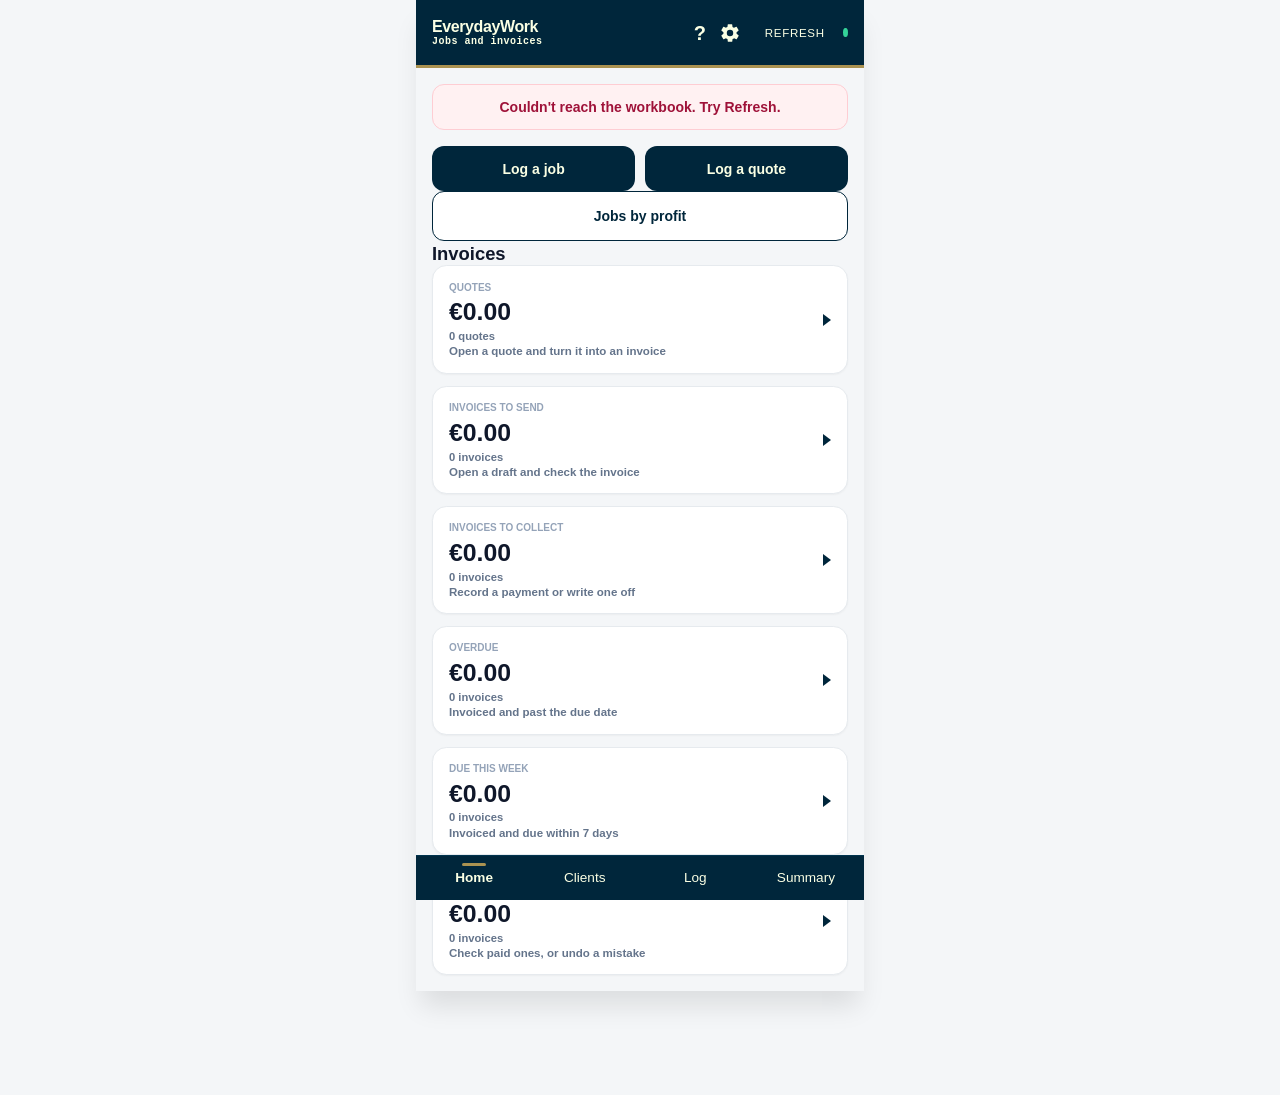
<file: index.html>
<!DOCTYPE html>
<html lang="en">
<head>
  <meta charset="UTF-8">
  <title>EverydayWork</title>
  <meta name="viewport" content="width=device-width, initial-scale=1, maximum-scale=1, user-scalable=no, viewport-fit=cover">
  
  <!-- Link to your clean, external styles and logic engines -->
  <link rel="stylesheet" href="style.css?v=32">
  <script src="config.js?v=1"></script>
  <script defer src="app.js?v=46"></script>
</head>
<body>

  <div x-data="appState" class="shell" x-cloak>
    <header>
      <div>
        <h1>EverydayWork</h1>
        <p>Jobs and invoices</p>
      </div>
      <div class="status-box">
        <a class="icon-btn help-mark" href="help.html" aria-label="Help"><span aria-hidden="true">?</span></a>
        <button type="button" class="icon-btn" :class="tabSettingsClass ? 'cog-on' : ''" data-action="setSettingsTab" aria-label="Settings">
          <svg viewBox="0 0 24 24" width="22" height="22" aria-hidden="true"><path fill="currentColor" d="M19.14 12.94c.04-.31.06-.63.06-.94s-.02-.63-.06-.94l2.03-1.58a.5.5 0 0 0 .12-.64l-1.92-3.32a.5.5 0 0 0-.6-.22l-2.39.96a7.2 7.2 0 0 0-1.63-.94l-.36-2.54a.5.5 0 0 0-.5-.42h-3.84a.5.5 0 0 0-.5.42l-.36 2.54c-.59.22-1.14.54-1.63.94l-2.39-.96a.5.5 0 0 0-.6.22L2.71 8.84a.5.5 0 0 0 .12.64l2.03 1.58c-.04.31-.06.63-.06.94s.02.63.06.94l-2.03 1.58a.5.5 0 0 0-.12.64l1.92 3.32c.13.22.39.31.6.22l2.39-.96c.49.4 1.04.72 1.63.94l.36 2.54c.05.24.26.42.5.42h3.84c.24 0 .45-.18.5-.42l.36-2.54c.59-.22 1.14-.54 1.63-.94l2.39.96c.22.09.47 0 .6-.22l1.92-3.32a.5.5 0 0 0-.12-.64l-2.03-1.58zM12 15.5A3.5 3.5 0 1 1 12 8.5a3.5 3.5 0 0 1 0 7z"/></svg>
        </button>
        <button type="button" class="refresh-btn" data-action="refreshBooks" data-disable-when="saving">Refresh</button>
        <span class="dot" :class="loading ? 'syncing' : ''"></span>
      </div>
      <p class="wait-label" x-show="loading" x-text="loadingLabel"></p>
    </header>

    <div class="banner sample" x-show="dashboardNote" x-text="dashboardNote"></div>

    <main>
      <div id="save-feedback" x-show="feedback.text" :class="feedback.isError ? 'alert alert-error' : 'alert alert-success'" x-text="feedback.text"></div>
      <button type="button" class="btn-alt" x-show="mailAuthUrl" data-action="openMailAuth">Allow email sending</button>

      <!-- VIEW: DASHBOARD -->
      <div x-show="currentTab === 'dashboard'">
        <div x-show="dashView === 'home'" class="home-board">
          <div class="home-pair">
            <button type="button" data-action="setTrackerTab">Log a job</button>
            <button type="button" data-action="setQuoteTab">Log a quote</button>
          </div>
          <button type="button" class="btn-line" data-action="openProfitList">Jobs by profit</button>
          <h2 class="home-heading">Invoices</h2>
          <div class="pile-list">
            <button type="button" class="pile" data-action="openList" data-id="quote">
              <span class="pile-copy">
                <span class="metric-title">Quotes</span>
                <span class="metric-value" x-text="openQuoteAmount"></span>
                <span class="metric-sub" x-text="openQuoteCount"></span>
                <span class="pile-hint">Open a quote and turn it into an invoice</span>
              </span>
              <svg class="pile-chevron" viewBox="0 0 8 12" width="8" height="12" aria-hidden="true"><path fill="currentColor" d="M0 0l8 6-8 6z"/></svg>
            </button>
            <button type="button" class="pile" data-action="openList" data-id="send">
              <span class="pile-copy">
                <span class="metric-title">Invoices to send</span>
                <span class="metric-value" x-text="openSendAmount"></span>
                <span class="metric-sub" x-text="openSendCount"></span>
                <span class="pile-hint">Open a draft and check the invoice</span>
              </span>
              <svg class="pile-chevron" viewBox="0 0 8 12" width="8" height="12" aria-hidden="true"><path fill="currentColor" d="M0 0l8 6-8 6z"/></svg>
            </button>
            <button type="button" class="pile" data-action="openList" data-id="due">
              <span class="pile-copy">
                <span class="metric-title">Invoices to collect</span>
                <span class="metric-value" x-text="openCollectAmount"></span>
                <span class="metric-sub" x-text="openCollectCount"></span>
                <span class="pile-hint">Record a payment or write one off</span>
              </span>
              <svg class="pile-chevron" viewBox="0 0 8 12" width="8" height="12" aria-hidden="true"><path fill="currentColor" d="M0 0l8 6-8 6z"/></svg>
            </button>
            <button type="button" class="pile" data-action="openList" data-id="overdue">
              <span class="pile-copy">
                <span class="metric-title">Overdue</span>
                <span class="metric-value" x-text="openOverdueAmount"></span>
                <span class="metric-sub" x-text="openOverdueCount"></span>
                <span class="pile-hint">Invoiced and past the due date</span>
              </span>
              <svg class="pile-chevron" viewBox="0 0 8 12" width="8" height="12" aria-hidden="true"><path fill="currentColor" d="M0 0l8 6-8 6z"/></svg>
            </button>
            <button type="button" class="pile" data-action="openList" data-id="week">
              <span class="pile-copy">
                <span class="metric-title">Due this week</span>
                <span class="metric-value" x-text="openWeekAmount"></span>
                <span class="metric-sub" x-text="openWeekCount"></span>
                <span class="pile-hint">Invoiced and due within 7 days</span>
              </span>
              <svg class="pile-chevron" viewBox="0 0 8 12" width="8" height="12" aria-hidden="true"><path fill="currentColor" d="M0 0l8 6-8 6z"/></svg>
            </button>
            <button type="button" class="pile" data-action="openList" data-id="done">
              <span class="pile-copy">
                <span class="metric-title">Finished invoices</span>
                <span class="metric-value" x-text="openDoneAmount"></span>
                <span class="metric-sub" x-text="openDoneCount"></span>
                <span class="pile-hint">Check paid ones, or undo a mistake</span>
              </span>
              <svg class="pile-chevron" viewBox="0 0 8 12" width="8" height="12" aria-hidden="true"><path fill="currentColor" d="M0 0l8 6-8 6z"/></svg>
            </button>
          </div>
        </div>

        <div x-show="dashView === 'list'" class="sheet-page">
          <button type="button" class="back-home" data-action="showDashHome">Back to home</button>
          <h2 class="page-title" x-text="listTitle"></h2>
          <p class="page-lead" x-show="listShowsHint" x-text="listHint"></p>
          <div class="inv-stack">
            <template x-for="inv in visibleInvoices">
              <article class="inv-card" data-action="openInvoice" :data-id="inv.id">
                <div class="inv-client" x-text="inv.client"></div>
                <div class="inv-code" x-text="inv.line"></div>
                <div class="inv-facts">
                  <div class="inv-fact">
                    <span class="inv-k">Period</span>
                    <span x-text="inv.period"></span>
                  </div>
                  <div class="inv-fact">
                    <span class="inv-k">Invoice date</span>
                    <span x-text="inv.when"></span>
                  </div>
                  <div class="inv-fact">
                    <span class="inv-k">Hours</span>
                    <span x-text="inv.hours"></span>
                  </div>
                  <div class="inv-fact">
                    <span class="inv-k">Work</span>
                    <span x-text="inv.work"></span>
                  </div>
                </div>
                <div class="inv-amount" x-text="inv.amount"></div>
                <div class="inv-actions">
                  <button type="button" x-show="listShowsSend" data-action="markListInvoiced" :data-id="inv.id" data-disable-when="saving">Mark invoiced</button>
                  <button type="button" class="btn-line" x-show="listShowsSend" data-action="openInvoice" :data-id="inv.id" data-disable-when="saving">Open invoice</button>
                  <button type="button" class="btn-line" x-show="listShowsQuote" data-action="openInvoice" :data-id="inv.id" data-disable-when="saving">Open quote</button>
                  <button type="button" class="btn-line" x-show="listShowsCollect" data-action="openInvoice" :data-id="inv.id" data-disable-when="saving">View</button>
                  <button type="button" x-show="listShowsCollect" data-action="markListPaid" :data-id="inv.id" data-disable-when="saving">Mark paid</button>
                  <button type="button" class="btn-line" x-show="listShowsCollect" data-action="markListWrittenOff" :data-id="inv.id" data-disable-when="saving">Write off</button>
                  <button type="button" class="btn-line" x-show="listShowsDone" data-action="openInvoice" :data-id="inv.id" data-disable-when="saving">View</button>
                  <button type="button" class="btn-line btn-auto" x-show="listShowsDone" data-action="undoListStatus" :data-id="inv.id" data-disable-when="saving">Undo</button>
                </div>
              </article>
            </template>
          </div>
          <p class="page-lead" x-show="listEmpty" x-text="listEmptyLabel"></p>
        </div>

        <div x-show="dashView === 'profit'" class="sheet-page">
          <button type="button" class="back-home" data-action="showDashHome">Back to home</button>
          <h2 class="page-title">Jobs by profit</h2>
          <p class="page-lead">Amount due minus materials, hired equipment, mileage, and the loaded hourly cost stored on the job.</p>
          <div id="profit-list" class="inv-stack">
            <template x-for="job in profitJobs">
              <article class="inv-card">
                <div class="inv-client" x-text="job.title"></div>
                <div class="inv-code" x-text="job.meta"></div>
                <div class="inv-amount" x-text="job.profit"></div>
                <div class="inv-facts">
                  <div class="inv-fact">
                    <span class="inv-k">Amount due</span>
                    <span x-text="job.due"></span>
                  </div>
                  <div class="inv-fact">
                    <span class="inv-k">Materials</span>
                    <span x-text="job.materials"></span>
                  </div>
                  <div class="inv-fact">
                    <span class="inv-k">Hired equipment</span>
                    <span x-text="job.hired"></span>
                  </div>
                  <div class="inv-fact">
                    <span class="inv-k">Mileage</span>
                    <span x-text="job.mileage"></span>
                  </div>
                  <div class="inv-fact">
                    <span class="inv-k">Loaded cost</span>
                    <span x-text="job.loaded"></span>
                  </div>
                </div>
              </article>
            </template>
          </div>
          <p class="page-lead" x-show="profitJobsEmpty">No jobs yet.</p>
        </div>

        <div x-show="dashView === 'detail'" class="sheet-page">
          <button type="button" class="back-home" data-action="showDashHome">Back to home</button>
          <article class="invoice-sheet">
            <div class="invoice-head">
              <div>
                <p class="invoice-kicker" x-text="detailStatus"></p>
                <h2 class="page-title" x-text="detailCode"></h2>
                <p class="invoice-client" x-text="detailClient"></p>
                <p class="invoice-job" x-show="detailJobShow" x-text="detailJob"></p>
                <p class="invoice-job" id="detail-job-name" x-show="detailJobNameShow" x-text="detailJobName"></p>
              </div>
              <div class="invoice-total-block">
                <span class="metric-title gold">Total</span>
                <span class="invoice-total" x-text="detailTotal"></span>
              </div>
            </div>
            <dl class="invoice-meta">
              <div>
                <dt>Invoice date</dt>
                <dd x-text="detailWhen"></dd>
              </div>
              <div>
                <dt>Due</dt>
                <dd x-text="detailDue"></dd>
              </div>
              <div>
                <dt>Hours</dt>
                <dd x-text="detailHours"></dd>
              </div>
              <div>
                <dt>Period</dt>
                <dd x-text="detailPeriod"></dd>
              </div>
            </dl>
            <div id="invoice-profit">
              <div class="invoice-total-row invoice-grand">
                <span>Profit</span>
                <span id="invoice-profit-figure" x-text="detailProfit"></span>
              </div>
              <p class="page-lead" id="invoice-profit-note" x-text="detailProfitNote"></p>
            </div>
            <div class="invoice-lines">
              <template x-for="line in detailLines">
                <div class="invoice-line">
                  <div class="invoice-line-main">
                    <span class="invoice-line-title" x-text="line.details"></span>
                    <span class="invoice-line-meta" x-text="line.meta"></span>
                  </div>
                  <span class="invoice-line-amt" x-text="line.amount"></span>
                </div>
              </template>
              <p class="page-lead" x-show="detailLinesEmpty">No lines on this invoice yet.</p>
            </div>
            <div id="related-invoices" class="related-invoices" x-show="detailHasRelated">
              <p class="page-lead" id="related-lead" x-text="detailRelatedLead"></p>
              <template x-for="inv in detailRelated">
                <button type="button" class="inv-row" data-action="openInvoice" :data-id="inv.id">
                  <span class="inv-main">
                    <span class="inv-title" x-text="inv.code"></span>
                    <span class="inv-meta" x-text="inv.status"></span>
                  </span>
                  <span class="inv-side">
                    <span class="inv-amt" x-text="inv.amount"></span>
                    <span class="inv-meta" x-text="inv.payWord"></span>
                  </span>
                </button>
              </template>
            </div>
            <div class="invoice-totals" x-show="detailShowsVat">
              <div class="invoice-total-row">
                <span>Net</span>
                <span x-text="detailNet"></span>
              </div>
              <div class="invoice-total-row">
                <span x-text="detailVatLabel"></span>
                <span x-text="detailVat"></span>
              </div>
              <div class="invoice-total-row invoice-grand">
                <span>Total</span>
                <span x-text="detailTotal"></span>
              </div>
            </div>
          </article>
          <p class="page-lead" x-show="detailIsDraft">Check this invoice, then mark it invoiced.</p>
          <p class="page-lead" x-show="detailIsQuote">Turn this quote into an invoice when the client is ready.</p>
          <div class="send-dock">
            <div class="send-dock-inner">
              <div x-show="detailRemind">
                <div class="inv-actions">
                  <button type="button" id="remind-whatsapp" data-action="remindOnWhatsApp" data-disable-when="saving">Remind</button>
                </div>
              </div>
              <div x-show="detailOverdue">
                <div class="inv-actions">
                  <button type="button" id="email-reminder" class="btn-line" data-action="openEmailReminder" data-disable-when="saving">Email reminder</button>
                </div>
              </div>
              <button type="button" id="mark-invoiced" x-show="detailIsDraft" data-action="compileOpenInvoice" data-disable-when="saving">Mark invoiced</button>
              <button type="button" id="turn-into-invoice" x-show="detailIsQuote" data-action="convertQuote" data-disable-when="saving">Turn into invoice</button>
              <div class="inv-actions">
                <button type="button" x-show="detailShowPay" data-action="copyPayLink" data-disable-when="saving" :class="detailCanFinish ? '' : 'btn-line'">Copy pay link</button>
                <button type="button" data-action="downloadInvoicePdf" data-disable-when="saving" x-text="downloadPdfLabel" :class="detailCanFinish ? '' : 'btn-line'"></button>
                <button type="button" id="share-whatsapp" class="share-whatsapp" x-show="detailShowShare" data-action="shareOnWhatsApp" data-disable-when="saving" :class="detailCanFinish ? '' : 'btn-line'">Share on WhatsApp</button>
              </div>
              <p class="pay-copied" x-show="payCopied">Copied</p>
              <div x-show="detailPayUrl">
                <div class="pay-row">
                  <a class="pay-open" data-pay-link target="_blank" rel="noopener noreferrer" x-text="detailPayUrl"></a>
                </div>
              </div>
              <div x-show="detailShowEmail">
                <button type="button" class="btn-line" data-action="toggleEmail" data-disable-when="saving" x-text="emailToggleLabel"></button>
              </div>
              <div id="email-sheet" class="email-sheet" x-show="emailOpen">
                <div class="form-group">
                  <label class="to-label">To</label>
                  <input type="email" x-model="detailEmail" placeholder="client@company.com" data-disable-when="saving">
                </div>
                <div class="form-group">
                  <label class="to-label">Cc</label>
                  <input type="text" inputmode="email" x-model="detailCc" placeholder="Optional" autocomplete="off" data-disable-when="saving">
                </div>
                <p class="page-lead" x-show="ccNeedsDeploy">Cc is included after you paste Code.gs and deploy a new version.</p>
                <div class="form-group">
                  <label class="to-label">Note</label>
                  <textarea class="email-preview" x-model="detailMessage" rows="3" data-disable-when="saving"></textarea>
                </div>
                <button type="button" data-action="emailInvoicePdf" data-disable-when="saving" x-text="emailPdfLabel"></button>
              </div>
              <div x-show="detailCanFinish">
                <div class="inv-actions">
                  <button type="button" class="btn-line" data-action="markDetailPaid" data-disable-when="saving">Mark paid</button>
                  <button type="button" class="btn-line" data-action="markDetailWrittenOff" data-disable-when="saving">Write off</button>
                </div>
              </div>
              <button type="button" class="btn-quiet" x-show="detailCanSavePdf" data-action="saveInvoicePdf" data-disable-when="saving" x-text="savePdfLabel"></button>
              <button type="button" class="btn-line" x-show="detailCanUndo" data-action="undoDetailStatus" data-disable-when="saving">Undo</button>
              <button type="button" class="btn-quiet" x-show="driveUrl" data-action="openDriveLink">Open saved PDF in Drive</button>
            </div>
          </div>
        </div>
      </div>

      <!-- VIEW 1: TIME TRACKER LOGS -->
      <div x-show="currentTab === 'tracker'">
        <section>
          <div class="alert alert-success" x-show="jobLogged.text">
            <p class="job-logged-line">
              <span x-text="jobLogged.text"></span>
              <button type="button" class="text-btn" data-action="viewLoggedInvoice" data-disable-when="saving" x-text="viewLoggedLabel"></button>
            </p>
          </div>
          <div class="card-title" x-text="logTitle"></div>
          
          <div class="form-group">
            <label>Client</label>
            <select x-model="form.clientName" @change="onClientChange">
              <option value="">-- Choose client --</option>
              <template x-for="client in clients">
                <option :value="client.name" x-text="client.name"></option>
              </template>
            </select>
          </div>

          <div x-show="showJobInvoice">
            <div class="form-group">
              <label>Invoice</label>
              <select x-model="form.invoiceMode" @change="onInvoiceModeChange">
                <option value="new">New invoice</option>
                <option value="existing">Add to invoice</option>
              </select>
            </div>
            <div class="form-group" x-show="showExistingInvoices">
              <label>Existing invoice</label>
              <select x-model="form.invoiceId" @change="syncInvoiceHint">
                <option value="">-- Choose invoice --</option>
                <template x-for="inv in clientInvoices">
                  <option :value="inv.id" x-text="inv.label"></option>
                </template>
              </select>
            </div>
            <p class="shift-note" x-show="invoiceHint" x-text="invoiceHint"></p>
          </div>
          <p class="shift-note" x-show="quoteHint" x-text="quoteHint"></p>

          <div class="form-group">
            <label>Date</label>
            <input type="text" inputmode="numeric" x-model="form.date" @change="normalizeJobDate" @input="syncOvernight" placeholder="30/09/2026" autocomplete="off" spellcheck="false">
          </div>

          <div class="form-group">
            <label>Job</label>
            <textarea x-model="form.jobDetails" rows="2" placeholder="What did you do?"></textarea>
          </div>

          <div class="form-group">
            <label for="job-name">Job name</label>
            <input id="job-name" type="text" x-model="form.jobName" autocomplete="off">
          </div>
          <p class="page-lead">Optional. The same name on a deposit and a balance keeps both invoices on that job.</p>

          <details id="price-group" class="option-group">
            <summary x-text="priceSummary"></summary>
            <div class="grid-3">
              <button type="button" id="price-hourly" class="seg" :class="priceHourlyOn ? 'seg-on' : ''" data-action="setPriceMode" data-id="hourly">Hourly</button>
              <button type="button" id="price-daily" class="seg" :class="priceDailyOn ? 'seg-on' : ''" data-action="setPriceMode" data-id="daily">Daily</button>
              <button type="button" id="price-job" class="seg" :class="priceJobOn ? 'seg-on' : ''" data-action="setPriceMode" data-id="job">Job price</button>
            </div>
            <p class="vat-note">Hourly uses the start and finish times. Daily is days × the length of the day × the hourly rate. Job price is one amount.</p>
          </details>

          <div x-show="showHourlyFields">
            <div class="grid-2">
              <div class="form-group">
                <label>Start</label>
                <input id="job-start" type="time" x-model="form.start" @change="syncOvernight" @input="syncOvernight" step="60">
              </div>
              <div class="form-group">
                <label>Finish</label>
                <input id="job-finish" type="time" x-model="form.finish" @change="syncOvernight" @input="syncOvernight" step="60">
              </div>
            </div>
            <p class="shift-note" x-show="overnight" x-text="overnightLabel"></p>
            <div class="form-group">
              <label>Break</label>
              <select id="job-break" x-model="form.lunch">
                <option value="na">None</option>
                <option value="half hour">30 mins</option>
                <option value="hour">1 hr</option>
                <option value="hour and half">1.5 hrs</option>
                <option value="two hours">2 hrs</option>
              </select>
            </div>
          </div>

          <div x-show="showDailyFields">
            <div class="form-group">
              <label>Days</label>
              <input id="daily-days" type="text" inputmode="decimal" x-model="form.days" @input="syncPricePreview" placeholder="2">
            </div>
            <div class="form-group">
              <label>Day length</label>
              <select id="daily-length" x-model="form.dayLength" @change="syncPricePreview">
                <option value="8">8 hours</option>
                <option value="10">10 hours</option>
                <option value="12">12 hours</option>
              </select>
            </div>
            <div class="form-group">
              <label>Hourly rate</label>
              <input id="daily-rate" type="text" inputmode="decimal" x-model="form.dailyRate" @input="syncPricePreview" placeholder="40">
            </div>
          </div>

          <div x-show="showJobFields">
            <div class="form-group">
              <label>Job price</label>
              <input id="job-price" type="text" inputmode="decimal" x-model="form.jobPrice" @input="syncPricePreview" placeholder="500">
            </div>
          </div>

          <div x-show="showPricePreview">
            <p id="price-preview" class="shift-note" x-text="pricePreviewLabel"></p>
            <p id="price-amount" class="metric-value" x-text="pricePreviewAmount"></p>
          </div>

          <div class="form-group">
            <label for="job-materials">Materials</label>
            <input id="job-materials" type="text" inputmode="decimal" x-model="form.materials" placeholder="0">
          </div>
          <div class="form-group">
            <label for="job-hired">Hired equipment</label>
            <input id="job-hired" type="text" inputmode="decimal" x-model="form.hired" placeholder="0">
          </div>
          <div class="form-group">
            <label for="job-mileage">Mileage (km)</label>
            <input id="job-mileage" type="text" inputmode="decimal" x-model="form.mileageKm" placeholder="0">
          </div>
          <p class="page-lead">Optional. A blank box counts as zero. The mileage rate and loaded hourly cost come from Settings and stay on the job.</p>

          <button type="button" data-disable-when="saving" @click="submitForm" x-text="logButtonLabel"></button>
        </section>
      </div>

      <!-- VIEW: CLIENT RECORDS -->
      <div x-show="currentTab === 'clients'">
        <div x-show="clientView === 'list'">
          <section>
            <div class="card-title">Clients</div>
            <p class="shift-note">Clients you bill.</p>
            <button type="button" class="btn-alt" data-action="newClient">New client</button>
            <template x-for="client in clientRecords">
              <button type="button" class="inv-row" data-action="editClient" :data-id="client.name">
                <span class="inv-main">
                  <span class="inv-title" x-text="client.name"></span>
                  <span class="inv-meta" x-text="client.meta"></span>
                </span>
                <span class="inv-side">
                  <span class="inv-amt" x-text="client.rateLabel"></span>
                </span>
              </button>
            </template>
            <p class="shift-note" x-show="clientRecordsEmpty">No clients yet.</p>
          </section>
        </div>
        <div x-show="clientView === 'form'">
          <section>
            <div class="card-title" x-text="clientFormTitle"></div>
            <button type="button" class="btn-ghost" data-action="showClientList">Back to clients</button>
            <div class="form-group">
              <label>Name</label>
              <input type="text" x-model="clientForm.name" placeholder="Client name">
            </div>
            <div class="form-group">
              <label>Address 1</label>
              <input type="text" x-model="clientForm.address1">
            </div>
            <div class="form-group">
              <label>Address 2</label>
              <input type="text" x-model="clientForm.address2">
            </div>
            <div class="form-group">
              <label>Address 3</label>
              <input type="text" x-model="clientForm.address3">
            </div>
            <div class="form-group">
              <label>Address 4</label>
              <input type="text" x-model="clientForm.address4">
            </div>
            <div class="grid-2">
              <div class="form-group">
                <label>Rate</label>
                <input type="text" inputmode="decimal" x-model="clientForm.rate" placeholder="0.00">
              </div>
              <div class="form-group">
                <label>Payment Terms</label>
                <input type="text" inputmode="numeric" x-model="clientForm.terms" placeholder="Days">
              </div>
            </div>
            <div class="form-group">
              <label>Contact person</label>
              <input type="text" x-model="clientForm.contact">
            </div>
            <div class="form-group">
              <label>Email address</label>
              <input type="email" x-model="clientForm.email" placeholder="name@company.com">
            </div>
            <div class="form-group">
              <label>Phone number</label>
              <input type="tel" x-model="clientForm.phone">
            </div>
            <p class="shift-note">Rate applies to draft invoices and new shifts. Invoices that have left Draft keep the rate they were billed at. Changing the name updates that name on this client's time rows.</p>
            <button type="button" data-action="saveClient" data-disable-when="saving" x-text="clientButtonLabel"></button>
          </section>
        </div>
      </div>

      <!-- VIEW: FINANCIAL SUMMARY -->
      <div x-show="currentTab === 'summary'">
        <section>
          <div class="card-title" x-text="activeLabel"></div>
          <div class="grid-2">
            <button type="button" class="seg" :class="periodWeekClass ? 'seg-on' : ''" data-action="setPeriod" data-id="week">Week</button>
            <button type="button" class="seg" :class="periodMonthClass ? 'seg-on' : ''" data-action="setPeriod" data-id="month">Month</button>
            <button type="button" class="seg" :class="periodQuarterClass ? 'seg-on' : ''" data-action="setPeriod" data-id="quarter">Quarter</button>
            <button type="button" class="seg" :class="periodYearClass ? 'seg-on' : ''" data-action="setPeriod" data-id="year">Financial year</button>
          </div>
          <div class="grid-2">
            <div class="metric-box">
              <span class="metric-title">Hours worked</span>
              <span class="metric-value" x-text="activeHours"></span>
              <span class="metric-sub" x-text="activeShifts"></span>
            </div>
            <div class="metric-box">
              <span class="metric-title">Work value</span>
              <span class="metric-value" x-text="activeBillable"></span>
              <span class="metric-sub" x-text="activeClients"></span>
            </div>
            <div class="metric-box">
              <span class="metric-title">Average rate</span>
              <span class="metric-value" x-text="activeAvg"></span>
              <span class="metric-sub">Per hour worked</span>
            </div>
            <div class="metric-box">
              <span class="metric-title">Top client</span>
              <span class="metric-value metric-value-sm" x-text="activeTop"></span>
            </div>
          </div>
          <!--p class="shift-note" x-text="periodNote"></p>-->
        </section>
        <section>
          <div class="card-title">Financial summary</div>
          <p class="shift-note">Figures below are indicative, please check with your accountant</p>
          <button type="button" class="see-more" data-action="toggleTaxRates" x-text="taxRatesLabel"></button>
          <p class="shift-note" x-show="taxRatesOpen">For a single sole trader, on 2026 Irish rates, using this financial year’s recorded work minus written-off invoices and the expenses you type. No other income is included. Income tax is 20% up to €44,000 and 40% after that, with a €2,000 personal credit and a €2,000 earned income credit. USC starts above €13,000, and self-employed income over €100,000 is at 11%. PRSI is Class S at 4.2%, with a €650 minimum from €5,000 of income. That rate rises to 4.35% from 1 October 2026. VAT, pensions, and other credits are left out.</p>
          <div class="card-title" x-text="summaryPeriod"></div>
          <div class="grid-2">
            <div class="metric-box">
              <span class="metric-title">Work recorded</span>
              <span class="metric-value" x-text="summaryWork"></span>
              <span class="metric-sub" x-text="summaryHours"></span>
            </div>
            <div class="metric-box">
              <span class="metric-title">Paid</span>
              <span class="metric-value" x-text="summaryPaid"></span>
            </div>
            <div class="metric-box">
              <span class="metric-title">Still to collect</span>
              <span class="metric-value" x-text="summaryDue"></span>
            </div>
            <div class="metric-box">
              <span class="metric-title">Written off</span>
              <span class="metric-value" x-text="summaryWrittenOff"></span>
            </div>
            <div class="metric-box">
              <span class="metric-title">VAT on invoiced</span>
              <span class="metric-value" x-text="summaryVat"></span>
              <span class="metric-sub">Invoiced and paid this financial year</span>
            </div>
          </div>
          <button type="button" class="btn-line" data-action="exportAccountantCsv" data-disable-when="saving">Export for accountant</button>
          <p class="page-lead">InvoiceList as a CSV, including drafts and the VAT columns stored on each row.</p>
          <div class="form-group">
            <label>Allowable expenses</label>
            <input type="text" inputmode="decimal" x-model="taxExpenses" @input="syncSummary" placeholder="0" data-disable-when="saving">
          </div>
          <p class="shift-note" x-show="summaryExpenseNote" x-text="summaryExpenseNote"></p>
          <div class="metric-box">
            <span class="metric-title">Estimated profit</span>
            <span class="metric-value" x-text="summaryProfit"></span>
          </div>
          <div class="card-title">Tax to set aside</div>
          <div class="grid-2">
            <div class="metric-box">
              <span class="metric-title">Income tax</span>
              <span class="metric-value" x-text="summaryIncomeTax"></span>
            </div>
            <div class="metric-box">
              <span class="metric-title">USC</span>
              <span class="metric-value" x-text="summaryUsc"></span>
            </div>
            <div class="metric-box">
              <span class="metric-title">PRSI</span>
              <span class="metric-value" x-text="summaryPrsi"></span>
            </div>
            <div class="metric-box alt">
              <span class="metric-title">Set aside</span>
              <span class="metric-value" x-text="summaryTax"></span>
            </div>
          </div>
        </section>
      </div>

      <!-- VIEW: SETTINGS -->
      <div x-show="currentTab === 'settings'">
        <section>
          <div class="card-title">Settings</div>
          <p class="shift-note">Your business defaults. Each name is the setting and the box is the value.</p>
          <div class="form-group">
            <label>Logo</label>
            <div id="logo-wrap" class="logo-frame">
              <img id="logo-preview" alt="Logo" src="logo.png?v=1">
            </div>
            <p class="shift-note" x-show="logoEmpty">No logo on the invoice yet. Choose a PNG or JPEG and save settings.</p>
            <input id="logo-file" type="file" accept="image/png,image/jpeg" @change="onLogoPicked" data-disable-when="saving">
          </div>
          <div class="form-group" x-show="settingsShow.rate">
            <label>Default Hourly Rate</label>
            <input type="text" inputmode="decimal" x-model="settingsForm.rate" data-disable-when="saving">
          </div>
          <div class="form-group" x-show="settingsShow.yearEnd">
            <label>Financial Year End</label>
            <input type="text" x-model="settingsForm.yearEnd" placeholder="31 October" data-disable-when="saving">
          </div>
          <div class="form-group" x-show="settingsShow.currency">
            <label>Default Currency</label>
            <input type="text" x-model="settingsForm.currency" data-disable-when="saving">
          </div>
          <div class="form-group" x-show="settingsShow.name">
            <label>Business Name</label>
            <input type="text" x-model="settingsForm.name" data-disable-when="saving">
          </div>
          <div class="form-group" x-show="settingsShow.address">
            <label>Business Address</label>
            <input type="text" x-model="settingsForm.address" data-disable-when="saving">
          </div>
          <div class="form-group" x-show="settingsShow.email">
            <label>Business Email</label>
            <input type="email" x-model="settingsForm.email" data-disable-when="saving">
          </div>
          <div class="form-group" x-show="settingsShow.website">
            <label>Website</label>
            <input type="text" x-model="settingsForm.website" data-disable-when="saving">
          </div>
          <div class="form-group" x-show="settingsShow.phone">
            <label>Business Phone</label>
            <input type="tel" x-model="settingsForm.phone" data-disable-when="saving">
          </div>
          <div class="form-group" x-show="settingsShow.bank">
            <label>Bank Account Name</label>
            <input type="text" x-model="settingsForm.bank" data-disable-when="saving">
          </div>
          <div class="form-group" x-show="settingsShow.iban">
            <label>IBAN</label>
            <input type="text" x-model="settingsForm.iban" data-disable-when="saving">
          </div>
          <div class="form-group" x-show="settingsShow.paymentTerms">
            <label>Payment terms</label>
            <input type="text" inputmode="numeric" x-model="settingsForm.paymentTerms" data-disable-when="saving">
            <p class="vat-note">Days after the invoice date. A client with their own terms uses those. The due date is written when the invoice is marked invoiced.</p>
          </div>
          <div class="form-group" x-show="settingsShow.loadedCost">
            <label for="loaded-hourly-cost">Loaded hourly cost</label>
            <input id="loaded-hourly-cost" type="text" inputmode="decimal" x-model="settingsForm.loadedCost" data-disable-when="saving">
            <p class="page-lead">One hourly figure for insurance, the van, pension, and health.</p>
          </div>
          <div class="form-group" x-show="settingsShow.mileageRate">
            <label for="mileage-rate">Mileage rate</label>
            <input id="mileage-rate" type="text" inputmode="decimal" x-model="settingsForm.mileageRate" placeholder="0.00" data-disable-when="saving">
            <p class="page-lead">Euros per km. Each job keeps the rate stored when it was logged.</p>
          </div>
          <details class="option-group" x-show="settingsShow.vat">
            <summary>VAT</summary>
            <p class="vat-note">VAT changes apply to new invoices only.</p>
            <div x-show="settingsShow.vatApplied">
              <div class="switch-row">
                <span class="switch-label">Charge VAT <span x-text="vatSwitchLabel"></span></span>
                <button type="button" class="switch" data-action="toggleVat" :class="vatOn ? 'switch-on' : ''" aria-label="Charge VAT">
                  <span class="switch-knob"></span>
                </button>
              </div>
            </div>
            <div class="form-group" x-show="settingsShow.vatRate">
              <label>VAT rate (%)</label>
              <input type="text" inputmode="decimal" x-model="settingsForm.vatRate" data-disable-when="saving">
            </div>
          </details>
          <div id="settings-extra"></div>
          <button type="button" data-action="saveSettings" data-disable-when="saving" x-text="settingsButtonLabel"></button>
        </section>
      </div>
    </main>

    <nav>
      <button :class="tabDashClass ? 'nav-on' : ''" @click="setDashTab">Home</button>
      <button :class="tabClientsClass ? 'nav-on' : ''" @click="setClientsTab">Clients</button>
      <button :class="tabTrackerClass ? 'nav-on' : ''" @click="setTrackerTab">Log</button>
      <button :class="tabSummaryClass ? 'nav-on' : ''" @click="setSummaryTab">Summary</button>
    </nav>
  </div>

</body>
</html>
</file>
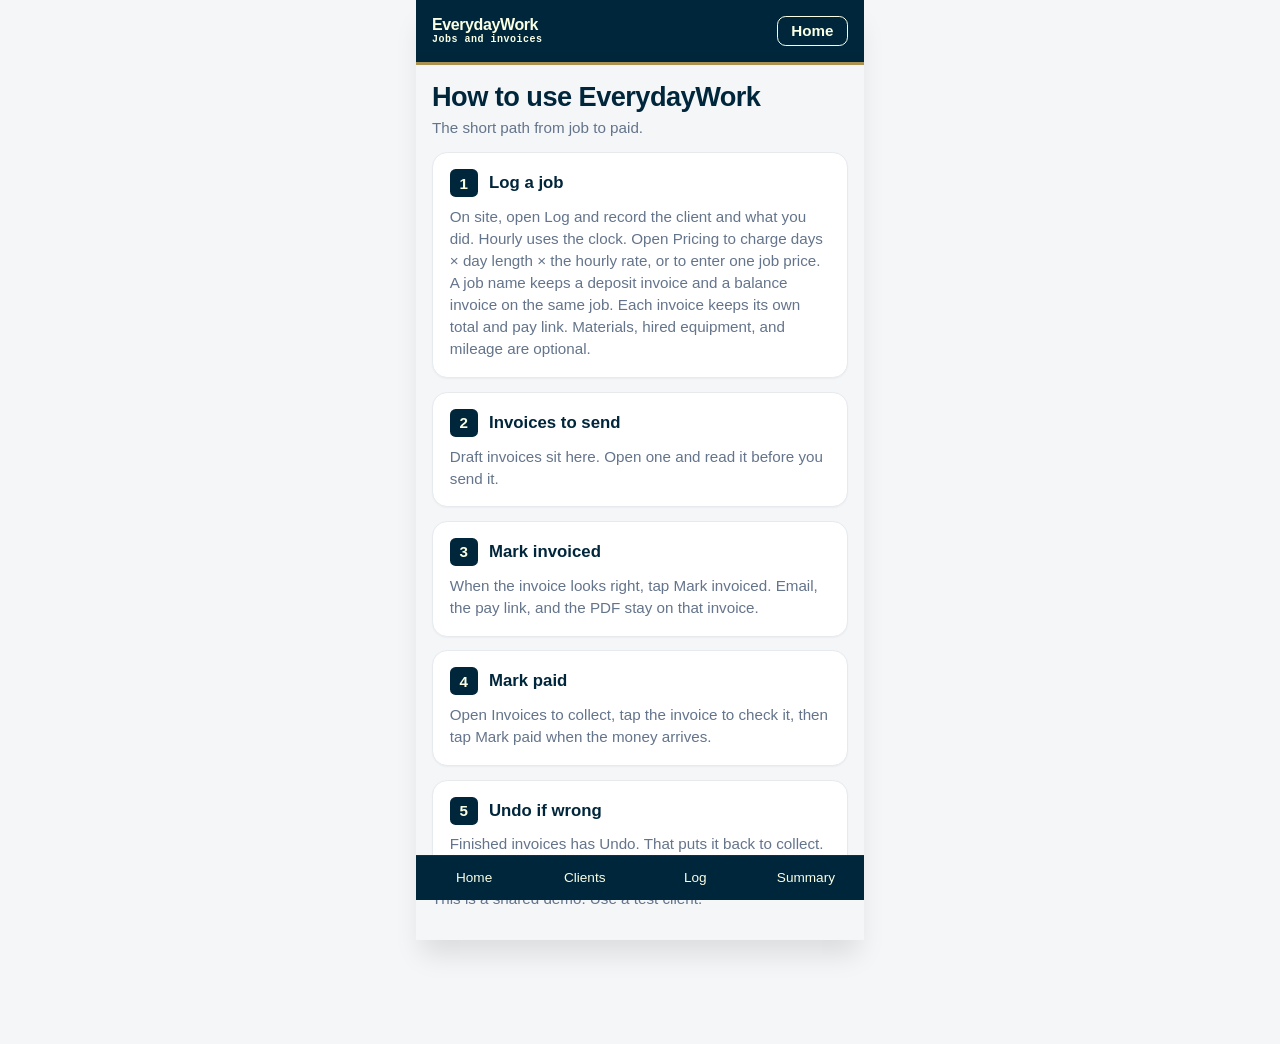
<file: help.html>
<!DOCTYPE html>
<html lang="en">
<head>
  <meta charset="UTF-8">
  <title>How to use EverydayWork</title>
  <meta name="viewport" content="width=device-width, initial-scale=1, maximum-scale=1, user-scalable=no, viewport-fit=cover">
  <link rel="stylesheet" href="style.css?v=22">
</head>
<body>
  <div class="shell">
    <header>
      <div>
        <h1>EverydayWork</h1>
        <p>Jobs and invoices</p>
      </div>
      <div class="status-box">
        <a class="help-chip" href="index.html">Home</a>
      </div>
    </header>

    <main>
      <div class="help-page">
        <h2 class="page-title">How to use EverydayWork</h2>
        <p class="page-lead">The short path from job to paid.</p>
        <ol class="help-steps">
          <li class="help-step">
            <div class="help-step-head">
              <span class="help-num">1</span>
              <h3>Log a job</h3>
            </div>
            <p>On site, open Log and record the client and what you did. Hourly uses the clock. Open Pricing to charge days × day length × the hourly rate, or to enter one job price. A job name keeps a deposit invoice and a balance invoice on the same job. Each invoice keeps its own total and pay link. Materials, hired equipment, and mileage are optional.</p>
          </li>
          <li class="help-step">
            <div class="help-step-head">
              <span class="help-num">2</span>
              <h3>Invoices to send</h3>
            </div>
            <p>Draft invoices sit here. Open one and read it before you send it.</p>
          </li>
          <li class="help-step">
            <div class="help-step-head">
              <span class="help-num">3</span>
              <h3>Mark invoiced</h3>
            </div>
            <p>When the invoice looks right, tap Mark invoiced. Email, the pay link, and the PDF stay on that invoice.</p>
          </li>
          <li class="help-step">
            <div class="help-step-head">
              <span class="help-num">4</span>
              <h3>Mark paid</h3>
            </div>
            <p>Open Invoices to collect, tap the invoice to check it, then tap Mark paid when the money arrives.</p>
          </li>
          <li class="help-step">
            <div class="help-step-head">
              <span class="help-num">5</span>
              <h3>Undo if wrong</h3>
            </div>
            <p>Finished invoices has Undo. That puts it back to collect.</p>
          </li>
        </ol>
        <p class="page-lead help-note">This is a shared demo. Use a test client.</p>
      </div>
    </main>

    <nav>
      <a href="index.html?tab=home">Home</a>
      <a href="index.html?tab=clients">Clients</a>
      <a href="index.html?tab=log">Log</a>
      <a href="index.html?tab=summary">Summary</a>
    </nav>
  </div>
  <script>
    (function () {
      if (!/(?:\?|&)preview=1(?:&|$)/.test(location.search)) return;
      var links = document.querySelectorAll("nav a, a.help-chip");
      for (var i = 0; i < links.length; i++) {
        var href = links[i].getAttribute("href") || "";
        if (href.indexOf("index.html") !== 0) continue;
        if (/(?:\?|&)preview=1(?:&|$)/.test("?" + href.split("?")[1])) continue;
        links[i].setAttribute("href", href + (href.indexOf("?") === -1 ? "?" : "&") + "preview=1");
      }
    })();
  </script>
</body>
</html>
</file>
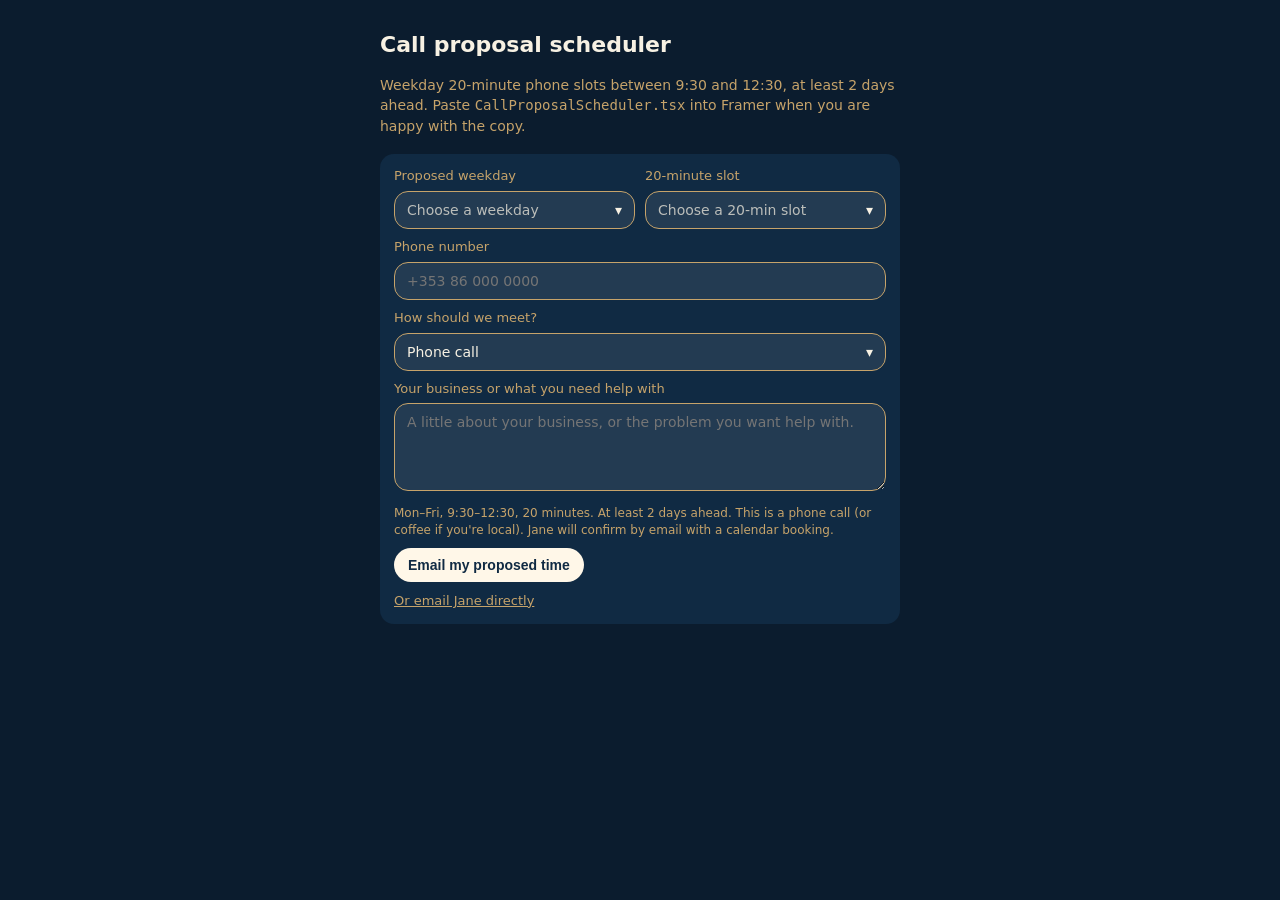
<file: framer/preview.html>
<!DOCTYPE html>
<html lang="en">
<head>
  <meta charset="UTF-8">
  <meta name="viewport" content="width=device-width, initial-scale=1">
  <title>Call Proposal Scheduler Preview</title>
  <style>
    :root {
      --surface: #102A43;
      --text: #F7F1E3;
      --accent: #C6A36A;
      --radius: 14px;
    }
    * { box-sizing: border-box; }
    body {
      margin: 0;
      min-height: 100vh;
      font-family: Inter, system-ui, sans-serif;
      background: #0b1c2e;
      color: var(--text);
      display: flex;
      justify-content: center;
      padding: 32px 16px 48px;
    }
    .page {
      width: min(520px, 100%);
      display: flex;
      flex-direction: column;
      gap: 18px;
    }
    h1 {
      margin: 0;
      font-size: 22px;
      font-weight: 650;
    }
    .lede {
      margin: 0;
      color: var(--accent);
      font-size: 14px;
      line-height: 1.45;
    }
    form.widget {
      background: var(--surface);
      color: var(--text);
      border-radius: var(--radius);
      padding: 14px;
      display: flex;
      flex-direction: column;
      gap: 10px;
      overflow: visible;
    }
    .grid-2 {
      display: grid;
      grid-template-columns: 1fr 1fr;
      gap: 10px;
    }
    label {
      color: var(--accent);
      font-size: 13px;
      line-height: 1.3;
      display: block;
      margin-bottom: 6px;
    }
    input, textarea {
      width: 100%;
      border-radius: 14px;
      border: 1px solid var(--accent);
      background: rgba(255,255,255,0.08);
      color: var(--text);
      padding: 10px 12px;
      outline: none;
      font-family: inherit;
      font-size: 14px;
      color-scheme: dark;
    }
    textarea { min-height: 88px; resize: vertical; }
    .dark-select { position: relative; width: 100%; }
    .dark-select select {
      position: absolute;
      opacity: 0;
      pointer-events: none;
      width: 1px;
      height: 1px;
    }
    .dark-select-trigger {
      width: 100%;
      border-radius: 14px;
      border: 1px solid var(--accent);
      background: rgba(255,255,255,0.08);
      color: var(--text);
      padding: 10px 12px;
      font-family: inherit;
      font-size: 14px;
      display: flex;
      align-items: center;
      justify-content: space-between;
      gap: 8px;
      cursor: pointer;
      text-align: left;
      color-scheme: dark;
    }
    .dark-select-trigger .placeholder { opacity: 0.72; }
    .dark-select-menu {
      position: absolute;
      z-index: 50;
      left: 0;
      right: 0;
      top: calc(100% + 4px);
      max-height: 220px;
      overflow-y: auto;
      background: #102A43;
      color: #F7F1E3;
      border: 1px solid var(--accent);
      border-radius: 14px;
      box-shadow: 0 14px 32px rgba(0,0,0,0.55);
      padding: 4px;
    }
    .dark-select-option {
      padding: 8px 10px;
      border-radius: 8px;
      cursor: pointer;
      color: #F7F1E3;
      font-size: 14px;
      line-height: 1.35;
    }
    .dark-select-option:hover,
    .dark-select-option.active {
      background: rgba(198, 163, 106, 0.28);
    }
    .helper, .error {
      margin: 0;
      font-size: 12px;
      line-height: 1.35;
    }
    .helper { color: var(--accent); }
    .error { color: #ffdfdf; }
    button.submit {
      border: none;
      border-radius: 999px;
      background: #FFF7E8;
      color: #102A43;
      padding: 10px 14px;
      font-size: 14px;
      font-weight: 600;
      line-height: 1;
      cursor: pointer;
      align-self: flex-start;
      white-space: nowrap;
    }
    .direct {
      color: var(--accent);
      font-size: 13px;
      line-height: 1.4;
      align-self: flex-start;
    }
    .result {
      display: none;
      background: #16324d;
      border-radius: var(--radius);
      padding: 14px;
      white-space: pre-wrap;
      font-size: 13px;
      line-height: 1.45;
    }
    .result.visible { display: block; }
    .result strong { color: var(--accent); }
    @media (max-width: 520px) {
      .grid-2 { grid-template-columns: 1fr; }
    }
  </style>
</head>
<body>
  <div class="page">
    <h1>Call proposal scheduler</h1>
    <p class="lede">Weekday 20-minute phone slots between 9:30 and 12:30, at least 2 days ahead. Paste <code>CallProposalScheduler.tsx</code> into Framer when you are happy with the copy.</p>
    <form class="widget" id="scheduler" aria-label="Call proposal scheduler" novalidate>
      <div class="grid-2">
        <div>
          <label for="call-proposal-date">Proposed weekday</label>
          <div class="dark-select" data-select="date">
            <select id="call-proposal-date" name="date" required>
              <option value="">Choose a weekday</option>
            </select>
          </div>
        </div>
        <div>
          <label for="call-proposal-time">20-minute slot</label>
          <div class="dark-select" data-select="time">
            <select id="call-proposal-time" name="time" required>
              <option value="">Choose a 20-min slot</option>
            </select>
          </div>
        </div>
      </div>
      <div>
        <label for="call-proposal-phone">Phone number</label>
        <input id="call-proposal-phone" name="phone" type="tel" inputmode="tel" autocomplete="tel" required placeholder="+353 86 000 0000">
      </div>
      <div>
        <label for="call-proposal-meeting">How should we meet?</label>
          <div class="dark-select" data-select="meeting">
            <select id="call-proposal-meeting" name="meeting"></select>
          </div>
      </div>
      <div>
        <label for="call-proposal-details">Your business or what you need help with</label>
        <textarea id="call-proposal-details" name="details" required rows="4" maxlength="800" placeholder="A little about your business, or the problem you want help with."></textarea>
      </div>
      <p class="helper" id="call-proposal-helper">Mon–Fri, 9:30–12:30, 20 minutes. At least 2 days ahead. This is a phone call (or coffee if you're local). Jane will confirm by email with a calendar booking.</p>
      <p class="error" id="call-proposal-error" role="alert" hidden></p>
      <button class="submit" type="submit">Email my proposed time</button>
      <a class="direct" id="direct-email" href="mailto:Jane@EverydayBusiness.ie">Or email Jane directly</a>
    </form>
    <section class="result" id="email-preview" aria-live="polite"></section>
  </div>
  <script type="module">
    import {
      buildTimeSlots,
      CALL_DURATION_MINUTES,
      MEETING_OPTIONS,
      listBookableDates,
      formatDateOptionLabel,
      minutesToTimeLabel,
      parseTimeLabel,
      toDateInputValue,
      validateProposal,
      buildProposalEmail,
      buildMailtoUrl,
    } from "./schedulerRules.mjs"

    const emailAddress = "Jane@EverydayBusiness.ie"
    const form = document.getElementById("scheduler")
    const dateInput = document.getElementById("call-proposal-date")
    const timeSelect = document.getElementById("call-proposal-time")
    const phoneInput = document.getElementById("call-proposal-phone")
    const meetingSelect = document.getElementById("call-proposal-meeting")
    const detailsInput = document.getElementById("call-proposal-details")
    const errorEl = document.getElementById("call-proposal-error")
    const resultEl = document.getElementById("email-preview")
    const slots = buildTimeSlots()

    listBookableDates(new Date()).forEach((date) => {
      const option = document.createElement("option")
      option.value = toDateInputValue(date)
      option.textContent = formatDateOptionLabel(date)
      dateInput.appendChild(option)
    })

    slots.forEach((slot) => {
      const timeParts = parseTimeLabel(slot)
      const endLabel = minutesToTimeLabel(
        timeParts.hours * 60 + timeParts.minutes + CALL_DURATION_MINUTES
      )
      const option = document.createElement("option")
      option.value = slot
      option.textContent = `${slot} – ${endLabel}`
      timeSelect.appendChild(option)
    })

    MEETING_OPTIONS.forEach((item) => {
      const option = document.createElement("option")
      option.value = item.value
      option.textContent = item.label
      meetingSelect.appendChild(option)
    })

    function enhanceDarkSelect(select) {
      const wrap = select.parentElement
      const trigger = document.createElement("button")
      trigger.type = "button"
      trigger.className = "dark-select-trigger"
      trigger.setAttribute("aria-haspopup", "listbox")
      const menu = document.createElement("div")
      menu.className = "dark-select-menu"
      menu.hidden = true
      menu.setAttribute("role", "listbox")

      function currentLabel() {
        const selected = select.options[select.selectedIndex]
        return selected ? selected.textContent : ""
      }

      function renderTrigger() {
        const selected = select.value
        trigger.replaceChildren()
        const text = document.createElement("span")
        text.textContent = currentLabel()
        if (!selected) text.className = "placeholder"
        const caret = document.createElement("span")
        caret.textContent = "▾"
        caret.setAttribute("aria-hidden", "true")
        trigger.append(text, caret)
      }

      function renderMenu() {
        menu.replaceChildren()
        Array.from(select.options).forEach((option) => {
          const row = document.createElement("div")
          row.className = "dark-select-option"
          row.setAttribute("role", "option")
          row.dataset.value = option.value
          row.textContent = option.textContent
          if (option.value === select.value) row.classList.add("active")
          row.addEventListener("mousedown", (event) => {
            event.preventDefault()
            select.value = option.value
            select.dispatchEvent(new Event("change", { bubbles: true }))
            menu.hidden = true
            renderTrigger()
          })
          menu.appendChild(row)
        })
      }

      trigger.addEventListener("click", () => {
        const nextOpen = menu.hidden
        document.querySelectorAll(".dark-select-menu").forEach((el) => {
          el.hidden = true
        })
        if (nextOpen) {
          renderMenu()
          menu.hidden = false
        }
      })

      document.addEventListener("mousedown", (event) => {
        if (!wrap.contains(event.target)) menu.hidden = true
      })

      renderTrigger()
      wrap.append(trigger, menu)
    }

    enhanceDarkSelect(dateInput)
    enhanceDarkSelect(timeSelect)
    enhanceDarkSelect(meetingSelect)

    function showError(message) {
      errorEl.hidden = !message
      errorEl.textContent = message || ""
    }

    form.addEventListener("submit", (event) => {
      event.preventDefault()
      const payload = {
        dateValue: dateInput.value,
        timeValue: timeSelect.value,
        phone: phoneInput.value,
        details: detailsInput.value,
        now: new Date(),
        slots,
      }
      const errors = validateProposal(payload)
      const alertText = errors.date || errors.time || errors.phone || errors.details || ""
      showError(alertText)
      if (alertText) return

      const proposal = buildProposalEmail({
        ...payload,
        meeting: meetingSelect.value,
      })
      const mailto = buildMailtoUrl(emailAddress, proposal)
      resultEl.classList.add("visible")
      resultEl.replaceChildren()
      const heading = document.createElement("strong")
      heading.textContent = "Ready to email Jane"
      const pre = document.createElement("div")
      pre.textContent = `\n\nSubject: ${proposal.subject}\n\n${proposal.body}\n\n`
      const mailLink = document.createElement("a")
      mailLink.href = mailto
      mailLink.textContent = "Open mail app"
      resultEl.append(heading, pre, mailLink)
    })
  </script>
</body>
</html>
</file>
<file: style.css>
[x-cloak] { display: none !important; }
body { font-family: -apple-system, BlinkMacSystemFont, "Segoe UI", Roboto, Arial, sans-serif; background-color: #f4f6f8; margin: 0; padding-bottom: 6.5rem; color: #1e293b; -webkit-font-smoothing: antialiased; }
.shell { max-width: 28rem; margin: 0 auto; min-height: 100vh; flex-direction: column; display: flex; background-color: #f4f6f8; box-shadow: 0 20px 25px -5px rgb(0 0 0 / 0.1); }
header { background-color: #00263B; color: #FAFFE4; padding: 1rem; display: flex; justify-content: space-between; align-items: center; flex-wrap: wrap; gap: 0.35rem 0.75rem; position: sticky; top: 0; z-index: 50; border-bottom: 3px solid #AA9251; }
.wait-label { flex: 1 0 100%; margin: 0; font-size: 0.75rem; font-weight: 700; color: #FAFFE4; font-family: inherit; line-height: 1.4; overflow-wrap: anywhere; }
header h1 { margin: 0; font-size: 1rem; font-weight: 700; letter-spacing: -0.025em; }
header p { margin: 0; font-size: 10px; color: #FAFFE4; font-family: monospace; font-weight: bold; letter-spacing: 0.05em; }
.status-box { display: flex; align-items: center; gap: 0.35rem; }
header .icon-btn { width: auto; background: transparent; color: #FAFFE4; border: 0; padding: 0.35rem; display: flex; align-items: center; justify-content: center; border-radius: 0.5rem; }
header a.icon-btn { text-decoration: none; }
header .icon-btn.cog-on { background: #01344f; }
header .help-mark { width: 1.9rem; height: 1.9rem; padding: 0; font-size: 1.25rem; font-weight: 700; line-height: 1; }
header .help-chip { display: inline-flex; align-items: center; justify-content: center; border: 1.5px solid #FAFFE4; color: #FAFFE4; background: transparent; border-radius: 0.55rem; padding: 0.4rem 0.85rem; font-size: 0.95rem; font-weight: 600; line-height: 1; text-decoration: none; }
header .icon-btn.cog-ring { width: 2.15rem; height: 2.15rem; padding: 0; border: 1.5px solid #FAFFE4; border-radius: 999px; }
header .icon-btn.cog-ring svg { width: 18px; height: 18px; }
.help-page { display: flex; flex-direction: column; }
.help-page .page-title { margin-bottom: 0.35rem; }
.help-page > .page-lead { margin-bottom: 1.05rem; }
.help-steps { list-style: none; margin: 0 0 1.05rem; padding: 0; display: flex; flex-direction: column; gap: 0.85rem; }
.help-step { background: #ffffff; border: 1px solid #e6eaee; border-radius: 0.95rem; padding: 1rem 1.05rem 1.05rem; box-shadow: 0 1px 2px rgb(0 0 0 / 0.04); }
.help-step-head { display: flex; align-items: center; gap: 0.7rem; }
.help-num { width: 1.75rem; height: 1.75rem; flex: 0 0 1.75rem; display: flex; align-items: center; justify-content: center; background: #00263B; color: #FAFFE4; border-radius: 0.35rem; font-size: 0.95rem; font-weight: 700; line-height: 1; }
.help-step h3 { margin: 0; font-size: 1.05rem; font-weight: 700; color: #00263B; }
.help-step p { margin: 0.55rem 0 0; color: #64748b; font-size: 0.95rem; font-weight: 500; line-height: 1.45; }
.help-note { margin: 0; }
.refresh-btn { border: 0; background: transparent; color: inherit; font: inherit; font-size: 0.72rem; letter-spacing: 0.06em; text-transform: uppercase; cursor: pointer; padding: 0.35rem 0.2rem; }
a.refresh-btn { text-decoration: none; }
.dot { width: 0.6rem; height: 0.6rem; border-radius: 50%; display: inline-block; background-color: #34d399; }
.dot.syncing { background-color: #FAFFE4; animation: pulse 2s cubic-bezier(0.4, 0, 0.6, 1) infinite; }
.banner { background-color: #00263B; border-bottom: 1px solid #01344f; padding: 0.5rem 0.75rem; text-align: left; font-size: 0.75rem; font-weight: 600; color: #FAFFE4; line-height: 1.4; overflow-wrap: anywhere; }
main { padding: 1rem; flex: 1; display: flex; flex-direction: column; gap: 1rem; background-color: #f4f6f8; }
.home-board { display: flex; flex-direction: column; gap: 0.85rem; }
.home-pair { display: grid; grid-template-columns: 1fr 1fr; gap: 0.6rem; }
.home-pair button { padding: 0.9rem 0.45rem; }
.home-heading { margin: 0.15rem 0 0; font-size: 1.15rem; font-weight: 700; color: #0f172a; }
.pile-list { display: flex; flex-direction: column; gap: 0.75rem; }
button.pile { display: flex; align-items: center; justify-content: space-between; gap: 0.75rem; width: 100%; text-align: left; background: #ffffff; color: #0f172a; border: 1px solid #e6eaee; border-radius: 0.9rem; padding: 0.95rem 1rem; font-weight: 700; box-shadow: 0 1px 2px rgb(0 0 0 / 0.04); }
.pile-copy { display: flex; flex-direction: column; min-width: 0; }
button.pile .metric-value { font-size: 1.55rem; margin-top: 0.3rem; }
.pile-hint { display: block; margin-top: 0.2rem; font-size: 0.72rem; font-weight: 600; color: #64748b; text-transform: none; letter-spacing: 0; }
.pile-empty { display: block; margin-top: 0.35rem; font-size: 0.95rem; font-weight: 600; color: #64748b; text-transform: none; letter-spacing: 0; }
.pile-chevron { flex-shrink: 0; color: #00263B; }
.sheet-page > * + * { margin-top: 0.85rem; }
.sheet-page > .page-lead { margin-top: 0.3rem; }
.sheet-page > .inv-stack { margin-top: 1rem; }
.page-title { margin: 0; font-size: 1.7rem; font-weight: 700; color: #00263B; letter-spacing: -0.02em; }
.page-lead { margin: 0; color: #64748b; font-size: 0.95rem; font-weight: 500; }
.pay-row { display: flex; align-items: center; gap: 0.55rem; margin: 0.15rem 0 0.85rem; }
a.pay-open { flex: 1 1 auto; min-width: 0; overflow-wrap: anywhere; color: #00263B; font-weight: 700; font-size: 0.92rem; }
button.pay-copy { width: 2.5rem; height: 2.5rem; flex: 0 0 2.5rem; padding: 0; background: #ffffff; color: #00263B; border: 1px solid #e2e8f0; border-radius: 0.65rem; display: flex; align-items: center; justify-content: center; }
button.pay-copy:disabled { background: #ffffff; color: #94a3b8; }
.pay-copied { margin: -0.35rem 0 0.75rem; color: #065f46; font-size: 0.8rem; font-weight: 700; }
.inv-stack { display: flex; flex-direction: column; gap: 0.85rem; }
.inv-card { background: #ffffff; border: 1px solid #e6eaee; border-radius: 0.95rem; padding: 1rem 1.05rem 1.05rem; box-shadow: 0 1px 2px rgb(0 0 0 / 0.04); cursor: pointer; }
.inv-client { font-size: 1.15rem; font-weight: 700; color: #00263B; }
.inv-code { margin-top: 0.15rem; color: #64748b; font-size: 0.92rem; font-weight: 500; }
.inv-facts { margin-top: 0.45rem; display: flex; flex-direction: column; gap: 0.16rem; }
.inv-fact { display: flex; gap: 0.45rem; align-items: baseline; font-size: 0.9rem; line-height: 1.35; color: #1e293b; font-weight: 500; }
.inv-k { flex: 0 0 auto; font-weight: 700; color: #64748b; }
.inv-fact span:last-child { min-width: 0; overflow-wrap: anywhere; }
.inv-amount { margin-top: 0.5rem; font-size: 1.55rem; font-weight: 700; color: #00263B; line-height: 1.15; }
.inv-actions { display: flex; gap: 0.65rem; align-items: center; }
.inv-card .inv-actions { margin-top: 0.9rem; }
.inv-actions button { flex: 1 1 0; width: auto; }
button.btn-line { background: #ffffff; color: #00263B; border: 1.5px solid #00263B; }
button.btn-quiet { width: auto; align-self: center; background: transparent; color: #64748b; padding: 0.15rem 0.35rem; font-size: 0.8rem; font-weight: 700; }
button.btn-quiet:disabled { background: transparent; color: #94a3b8; }
.send-dock .pay-row, .send-dock .pay-copied { margin: 0; }
.send-dock .share-whatsapp { flex: 1 1 100%; }
button.btn-line.btn-auto { flex: 0 0 auto; padding-left: 1.15rem; padding-right: 1.15rem; }
.send-bar { background: #00263B; color: #FAFFE4; border-radius: 0.75rem; padding: 0.85rem 1rem; font-weight: 700; overflow-wrap: anywhere; }
.send-heading { margin: 0; font-size: 1.2rem; font-weight: 700; color: #00263B; }
button.back-home { width: auto; align-self: flex-start; background: transparent; color: #00263B; font-size: 0.85rem; font-weight: 700; padding: 0; text-align: left; }
label.to-label { text-transform: none; letter-spacing: 0; font-size: 0.95rem; font-weight: 600; color: #334155; }
textarea.email-preview { min-height: 4.25rem; line-height: 1.4; white-space: pre-wrap; background: #ffffff; }
.invoice-sheet { background: #ffffff; border: 1px solid #e6eaee; border-radius: 0.95rem; padding: 1rem 1rem 0.75rem; box-shadow: 0 1px 2px rgb(0 0 0 / 0.04); scroll-margin-top: 5.25rem; }
.invoice-head { display: flex; justify-content: space-between; align-items: flex-start; gap: 0.75rem; }
.invoice-head > div:first-child { min-width: 0; }
.invoice-sheet .page-title { overflow-wrap: anywhere; }
.invoice-meta > div { min-width: 0; }
.inv-actions { flex-wrap: wrap; }
.invoice-kicker { margin: 0; font-size: 0.72rem; font-weight: 700; letter-spacing: 0.06em; text-transform: uppercase; color: #64748b; }
.invoice-client { margin: 0.15rem 0 0; font-size: 1.05rem; font-weight: 700; color: #00263B; overflow-wrap: anywhere; }
.invoice-job { margin: 0.25rem 0 0; color: #334155; font-size: 0.92rem; font-weight: 600; overflow-wrap: anywhere; }
.invoice-total-block { flex: 0 0 auto; text-align: right; }
.invoice-total { display: block; margin-top: 0.15rem; font-size: 1.45rem; font-weight: 700; color: #00263B; line-height: 1.1; }
.invoice-meta { display: grid; grid-template-columns: 1fr 1fr; gap: 0.55rem 0.75rem; margin: 0.9rem 0 0; }
.invoice-meta dt { font-size: 0.68rem; font-weight: 700; letter-spacing: 0.04em; text-transform: uppercase; color: #94a3b8; }
.invoice-meta dd { margin: 0.12rem 0 0; font-size: 0.92rem; font-weight: 600; color: #1e293b; overflow-wrap: anywhere; }
.invoice-lines { margin-top: 0.85rem; border-top: 1px solid #e6eaee; }
.related-invoices { margin-top: 0.85rem; }
.related-invoices .page-lead { margin-bottom: 0.45rem; }
.related-invoices .inv-row + .inv-row { margin-top: 0.45rem; }
.invoice-line { display: flex; justify-content: space-between; align-items: flex-start; gap: 0.75rem; padding: 0.7rem 0; border-bottom: 1px solid #f1f5f9; }
.invoice-line-main { min-width: 0; }
.invoice-line-title { display: block; font-weight: 700; color: #00263B; overflow-wrap: anywhere; }
.invoice-line-meta { display: block; margin-top: 0.15rem; color: #64748b; font-size: 0.8rem; font-weight: 600; overflow-wrap: anywhere; }
.invoice-line-amt { flex: 0 0 auto; font-weight: 700; color: #00263B; }
.invoice-totals { margin-top: 0.35rem; }
.option-group { border: 1px solid #e2e8f0; border-radius: 0.85rem; padding: 0.35rem 0.9rem 0.9rem; background: #ffffff; }
.option-group:not([open]) > :not(summary) { display: none; }
.option-group summary { cursor: pointer; font-weight: 700; color: #00263B; padding: 0.6rem 0; }
.option-group[open] summary { margin-bottom: 0.15rem; }
.vat-note { margin: 0 0 0.85rem; color: #64748b; font-size: 0.85rem; font-weight: 600; line-height: 1.4; }
.switch-row { display: flex; align-items: center; justify-content: space-between; gap: 0.75rem; margin-bottom: 0.85rem; }
.switch-label { font-size: 0.95rem; font-weight: 700; color: #00263B; text-transform: none; letter-spacing: 0; }
button.switch { width: 3.15rem; height: 1.85rem; flex: 0 0 3.15rem; padding: 0.18rem; border-radius: 999px; background: #e2e8f0; position: relative; }
button.switch.switch-on { background: #00263B; }
.switch-knob { display: block; width: 1.45rem; height: 1.45rem; border-radius: 999px; background: #ffffff; transform: translateX(0); }
button.switch.switch-on .switch-knob { transform: translateX(1.3rem); }
.invoice-total-row { display: flex; justify-content: space-between; gap: 0.75rem; padding: 0.22rem 0; font-size: 0.92rem; font-weight: 600; color: #334155; }
.invoice-grand { margin-top: 0.15rem; padding-top: 0.45rem; border-top: 2px solid #AA9251; font-size: 1.05rem; font-weight: 700; color: #00263B; }
.email-sheet { background: #ffffff; border: 1px solid #e6eaee; border-radius: 0.85rem; padding: 0.7rem; }
.email-sheet > * + * { margin-top: 0.55rem; }
.email-sheet button { padding: 0.7rem; }
.send-dock { position: sticky; bottom: 4.4rem; z-index: 30; background: #f4f6f8; padding-top: 0.35rem; max-height: calc(100dvh - 9.5rem); overflow-y: auto; }
.send-dock-inner { display: flex; flex-direction: column; gap: 0.55rem; }
.metric-title.gold { color: #AA9251; }
.metric-box.alt .metric-title.gold { color: #AA9251; }
section { background: #ffffff; border: 1px solid #f1f5f9; border-radius: 1rem; padding: 1.25rem; display: flex; flex-direction: column; gap: 1rem; box-shadow: 0 1px 2px 0 rgb(0 0 0 / 0.05); }
section + section { margin-top: 1rem; }
.card-title { font-size: 1rem; font-weight: 700; color: #0f172a; margin: 0; padding-bottom: 0.5rem; border-bottom: 1px solid #f1f5f9; }
.form-group { display: flex; flex-direction: column; gap: 0.375rem; }
label { font-size: 0.75rem; font-weight: 700; color: #64748b; text-transform: uppercase; letter-spacing: 0.05em; }
select, input, textarea { width: 100%; background-color: #f8fafc; border: 1px solid #e2e8f0; border-radius: 0.75rem; padding: 0.75rem; font-size: 0.875rem; color: #0f172a; box-sizing: border-box; font-family: inherit; }
input:disabled, textarea:disabled, select:disabled { background-color: #f1f5f9; color: #64748b; }
.grid-2 { display: grid; grid-template-columns: 1fr 1fr; gap: 0.75rem; }
.grid-3 { display: grid; grid-template-columns: 1fr 1fr 1fr; gap: 0.5rem; }
input[type="time"], input[type="date"], input[type="file"] { min-height: 2.75rem; }
.logo-frame { display: block; background: #ffffff; border: 1px solid #e2e8f0; border-radius: 0.75rem; padding: 0.75rem; }
.logo-frame img { display: block; max-width: 100%; max-height: 12rem; margin: 0 auto; object-fit: contain; }
.shift-note { margin: 0; font-size: 0.75rem; font-weight: 600; color: #FAFFE4; background: #00263B; border-radius: 0.75rem; padding: 0.5rem 0.75rem; }
button { width: 100%; background-color: #00263B; color: #FAFFE4; font-weight: 600; padding: 1rem; border-radius: 0.75rem; border: none; font-size: 0.875rem; cursor: pointer; }
button:disabled { background-color: #f1f5f9; color: #94a3b8; cursor: not-allowed; }
button.btn-alt { background-color: #00263B; color: #FAFFE4; }
button.btn-paid { background-color: #047857; }
button.btn-unpaid { background-color: #b45309; }
button.btn-bad { background-color: #be123c; }
nav { background-color: #00263B; color: #FAFFE4; display: flex; justify-content: center; padding: 0.45rem 0.35rem 0.7rem; position: fixed; bottom: 0; left: 0; right: 0; max-width: 28rem; margin: 0 auto; z-index: 50; border-top: 1px solid #01344f; box-sizing: border-box; gap: 0.35rem; }
nav button, nav a { background: none; color: #FAFFE4; font-size: 0.85rem; display: flex; align-items: center; justify-content: center; padding: 0.45rem 0.15rem 0.15rem; width: auto; min-width: 0; flex: 1 1 0; font-weight: 500; line-height: 1.2; text-align: center; text-decoration: none; }
button.see-more { width: auto; align-self: flex-start; background: transparent; color: #00263B; font-size: 0.8rem; font-weight: 700; padding: 0; text-align: left; }
.alert { padding: 0.875rem; border-radius: 0.75rem; text-align: center; font-size: 0.875rem; font-weight: 600; border: 1px solid transparent; }
.job-logged-line { display: flex; flex-wrap: wrap; align-items: center; justify-content: center; gap: 0.75rem; margin: 0; }
button.text-btn { width: auto; background: transparent; color: inherit; padding: 0; border-radius: 0; font-weight: 700; text-decoration: underline; text-underline-offset: 0.18em; }
button.text-btn:disabled { background: transparent; color: inherit; opacity: 0.55; }
.alert-success { background-color: #ecfdf5; color: #065f46; border-color: #a7f3d0; }
.alert-error { background-color: #fff1f2; color: #9f1239; border-color: #fecdd3; }
.metric-box { background-color: #f8fafc; border: 1px solid #f1f5f9; padding: 0.75rem; border-radius: 0.75rem; }
.metric-box.alt { background-color: #00263B; border-color: #00263B; color: #FAFFE4; }
.metric-box.warn { background-color: #fff7ed; border-color: #fed7aa; color: #9a3412; }
.metric-box.bad { background-color: #fff1f2; border-color: #fecdd3; color: #9f1239; }
button.metric-box { text-align: left; color: #0f172a; font-weight: 700; padding: 0.75rem; }
button.metric-box.alt { background-color: #00263B; color: #FAFFE4; }
button.metric-box.warn { background-color: #fff7ed; color: #9a3412; }
button.metric-box.bad { background-color: #fff1f2; color: #9f1239; }
.metric-title { font-size: 10px; font-weight: 700; color: #94a3b8; text-transform: uppercase; display: block; }
.metric-value { display: block; margin-top: 0.25rem; font-size: 1.15rem; font-weight: 700; line-height: 1.2; }
.metric-value-sm { font-size: 0.95rem; }
.metric-sub { display: block; margin-top: 0.2rem; font-size: 0.7rem; font-weight: 600; color: #64748b; }
button.seg { background: #f8fafc; color: #475569; padding: 0.65rem 0.4rem; border: 1px solid #e2e8f0; }
button.seg.seg-on { background: #00263B; color: #FAFFE4; border-color: #00263B; }
button.btn-ghost { background: #e2e8f0; color: #0f172a; }
button.inv-row { display: flex; justify-content: space-between; align-items: center; gap: 0.75rem; width: 100%; background: #fff; color: #0f172a; border: 1px solid #e2e8f0; text-align: left; padding: 0.75rem; }
.inv-main { display: flex; flex-direction: column; gap: 0.2rem; min-width: 0; }
.inv-title { font-weight: 700; font-size: 0.85rem; }
.inv-meta { font-size: 0.7rem; font-weight: 600; color: #64748b; }
.inv-side { display: flex; flex-direction: column; align-items: flex-end; gap: 0.25rem; flex-shrink: 0; }
.inv-amt { font-weight: 700; font-size: 0.85rem; }
.pill { display: inline-block; border-radius: 999px; padding: 0.15rem 0.45rem; font-size: 0.65rem; font-weight: 700; background: #e2e8f0; color: #334155; }
.pill-overdue, .pill-bad, .pill-writtenoff { background: #ffe4e6; color: #9f1239; }
.pill-due { background: #ffedd5; color: #9a3412; }
.pill-draft { background: #00263B; color: #FAFFE4; }
.pill-paid { background: #d1fae5; color: #065f46; }
.line { display: grid; grid-template-columns: 1fr 1.2fr auto; gap: 0.15rem 0.5rem; padding: 0.55rem 0; border-bottom: 1px solid #f1f5f9; font-size: 0.75rem; }
.line-amt { font-weight: 700; text-align: right; }
.line-sub { color: #64748b; font-weight: 600; }
button.btn-line:disabled,
button.btn-alt:disabled,
button.btn-paid:disabled,
button.btn-bad:disabled,
button.btn-ghost:disabled,
button.btn-unpaid:disabled {
  background-color: #f1f5f9;
  color: #94a3b8;
  cursor: not-allowed;
}
header .refresh-btn:disabled { background: transparent; color: #FAFFE4; opacity: 0.45; }
nav button, nav a { position: relative; }
nav button.nav-on { color: #FAFFE4; font-weight: 700; }
nav button.nav-on::before { content: ""; position: absolute; top: 0; left: 50%; width: 1.5rem; height: 3px; transform: translateX(-50%); background: #AA9251; border-radius: 2px; }
.metric-box.alt .metric-title,
.metric-box.alt .metric-sub,
button.metric-box.alt .metric-title,
button.metric-box.alt .metric-sub { color: #FAFFE4; }
.banner.sample { background: #fff7ed; border-bottom-color: #fed7aa; color: #9a3412; }
@keyframes pulse { 0%, 100% { opacity: 1; } 50% { opacity: .5; } }
</file>
